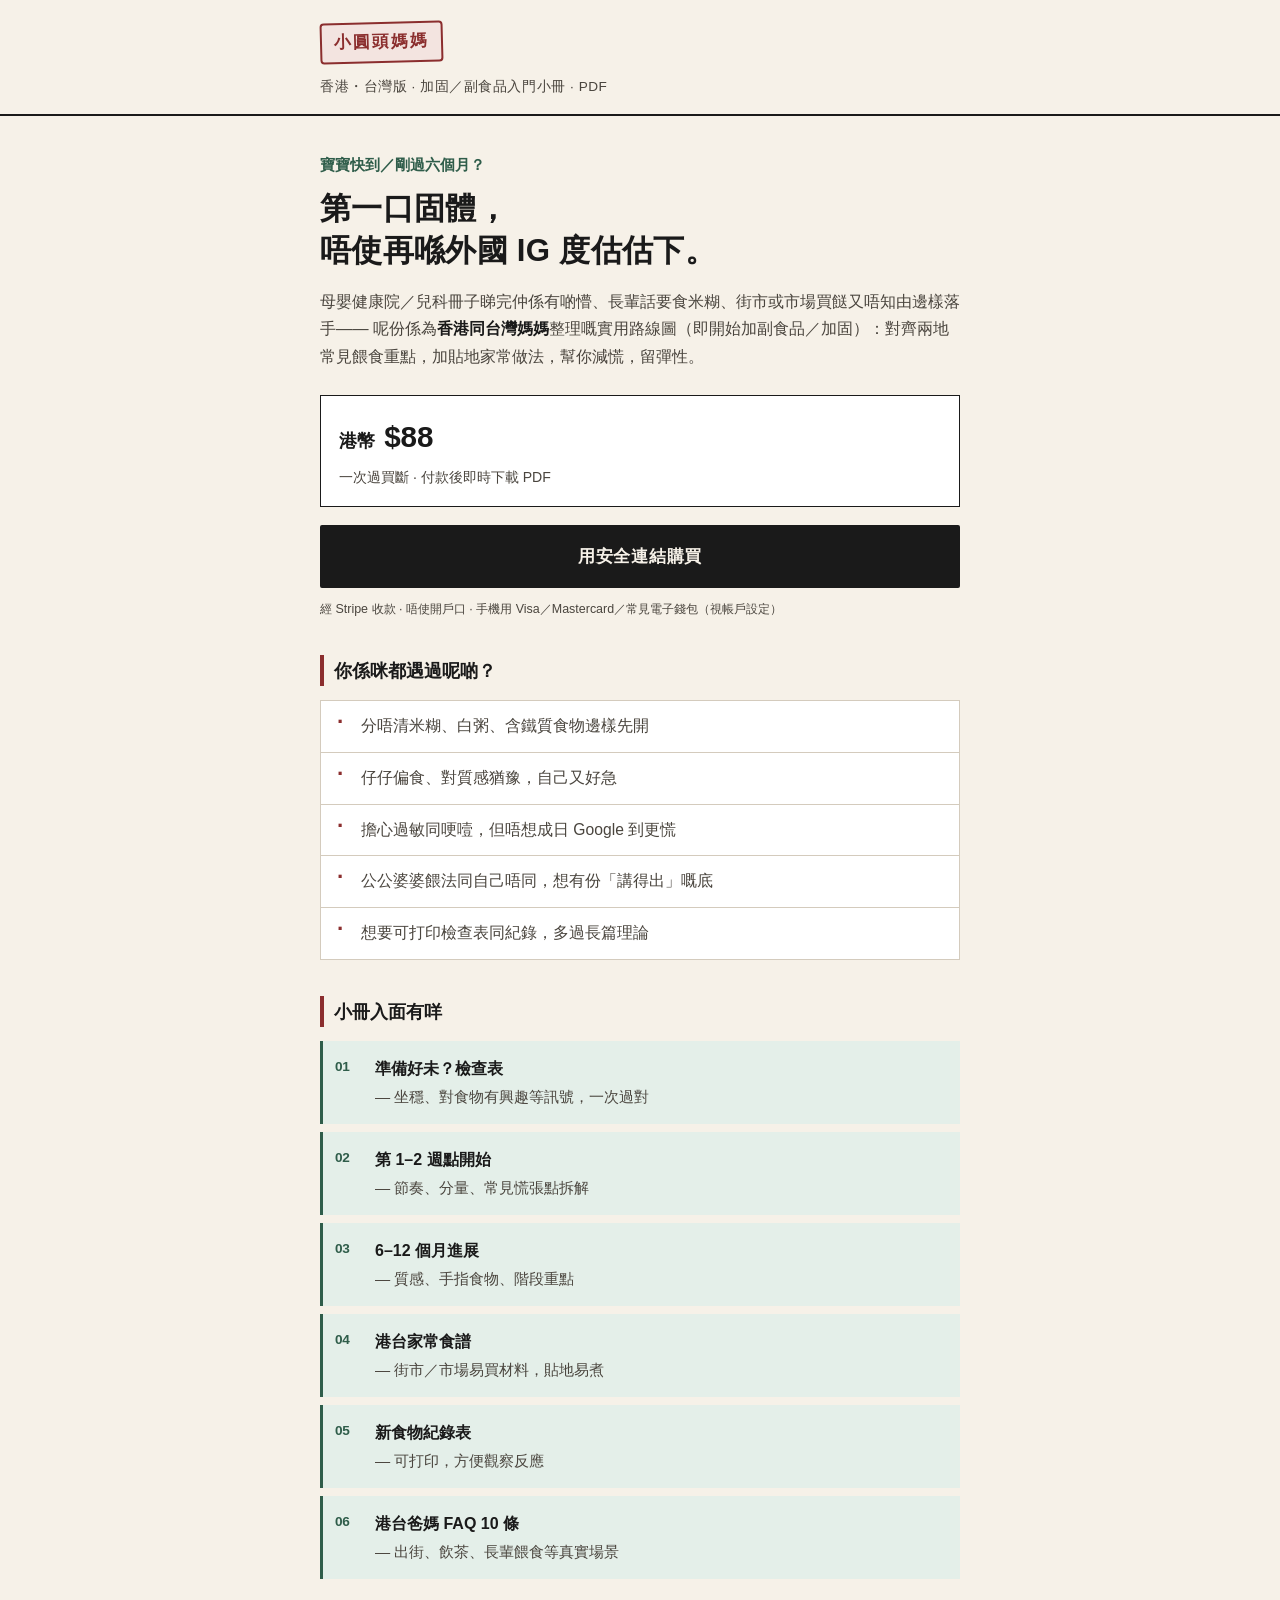
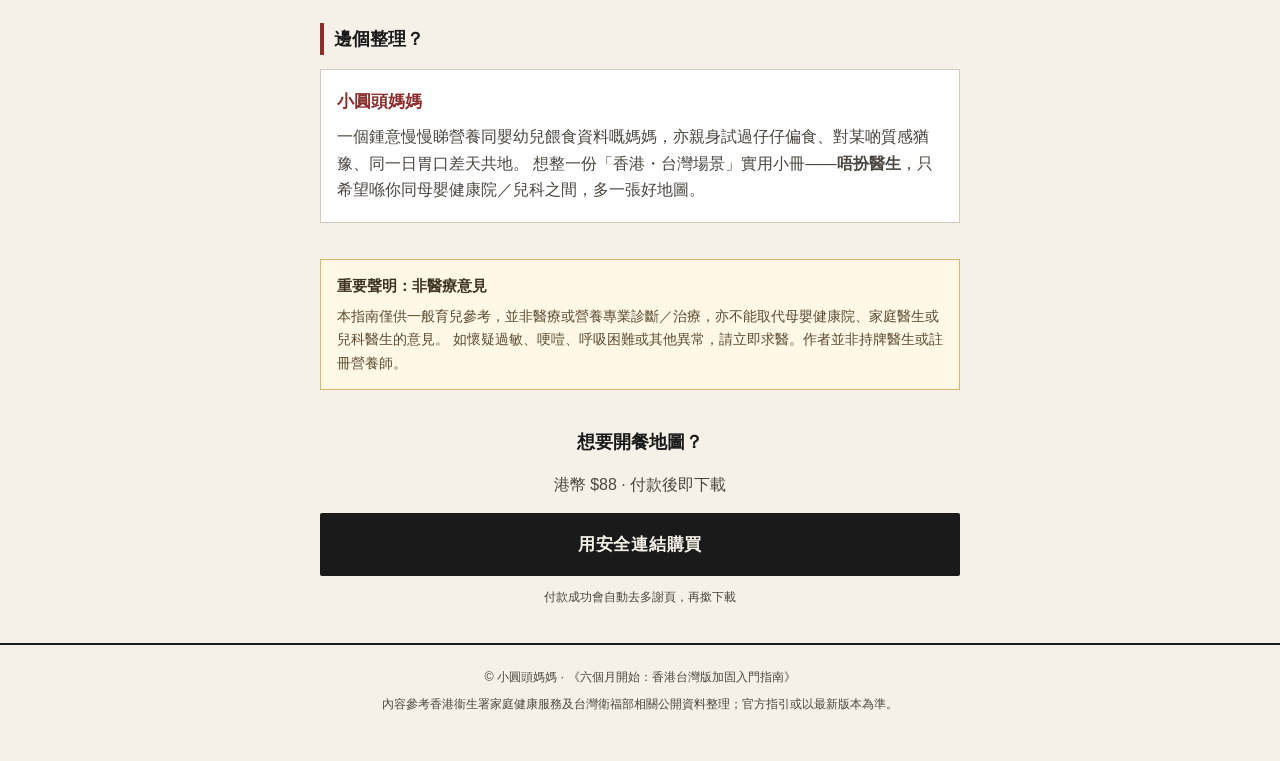
<file: index.html>
<!DOCTYPE html>
<html lang="zh-Hant-HK">
<head>
  <meta charset="UTF-8" />
  <meta name="viewport" content="width=device-width, initial-scale=1" />
  <title>六個月開始・香港台灣版加固入門｜小圓頭媽媽</title>
  <meta name="description" content="給香港同台灣第一胎媽媽嘅 6–12 個月副食品（加固）實用地圖：檢查表、街市／市場易買食譜、新食物紀錄。對齊本地常見餵食重點。非醫療意見。" />
  <link rel="stylesheet" href="styles.css" />
</head>
<body>
  <header class="masthead">
    <div class="wrap">
      <div class="stamp">小圓頭媽媽</div>
      <p class="mast-line">香港・台灣版 · 加固／副食品入門小冊 · PDF</p>
    </div>
  </header>

  <main>
    <section class="lead wrap">
      <p class="kicker">寶寶快到／剛過六個月？</p>
      <h1>第一口固體，<br />唔使再喺外國 IG 度估估下。</h1>
      <p class="lead-body">
        母嬰健康院／兒科冊子睇完仲係有啲懵、長輩話要食米糊、街市或市場買餸又唔知由邊樣落手——
        呢份係為<strong>香港同台灣媽媽</strong>整理嘅實用路線圖（即開始加副食品／加固）：對齊兩地常見餵食重點，加貼地家常做法，幫你減慌，留彈性。
      </p>
      <div class="price-box">
        <div class="price-main">港幣 <em>$88</em></div>
        <div class="price-sub">一次過買斷 · 付款後即時下載 PDF</div>
      </div>
      <!-- 換成你嘅 Stripe Payment Link -->
      <a class="btn" id="buy-btn" href="https://buy.stripe.com/test_3cI4gy46ch1I2t8eXzfYY00">用安全連結購買</a>
      <p class="fine">經 Stripe 收款 · 唔使開戶口 · 手機用 Visa／Mastercard／常見電子錢包（視帳戶設定）</p>
    </section>

    <section class="wrap block">
      <h2>你係咪都遇過呢啲？</h2>
      <ul class="pain">
        <li>分唔清米糊、白粥、含鐵質食物邊樣先開</li>
        <li>仔仔偏食、對質感猶豫，自己又好急</li>
        <li>擔心過敏同哽噎，但唔想成日 Google 到更慌</li>
        <li>公公婆婆餵法同自己唔同，想有份「講得出」嘅底</li>
        <li>想要可打印檢查表同紀錄，多過長篇理論</li>
      </ul>
    </section>

    <section class="wrap block">
      <h2>小冊入面有咩</h2>
      <ol class="toc">
        <li><b>準備好未？檢查表</b> — 坐穩、對食物有興趣等訊號，一次過對</li>
        <li><b>第 1–2 週點開始</b> — 節奏、分量、常見慌張點拆解</li>
        <li><b>6–12 個月進展</b> — 質感、手指食物、階段重點</li>
        <li><b>港台家常食譜</b> — 街市／市場易買材料，貼地易煮</li>
        <li><b>新食物紀錄表</b> — 可打印，方便觀察反應</li>
        <li><b>港台爸媽 FAQ 10 條</b> — 出街、飲茶、長輩餵食等真實場景</li>
      </ol>
    </section>

    <section class="wrap block who">
      <h2>邊個整理？</h2>
      <div class="who-card">
        <p class="who-name">小圓頭媽媽</p>
        <p>
          一個鍾意慢慢睇營養同嬰幼兒餵食資料嘅媽媽，亦親身試過仔仔偏食、對某啲質感猶豫、同一日胃口差天共地。
          想整一份「香港・台灣場景」實用小冊——<strong>唔扮醫生</strong>，只希望喺你同母嬰健康院／兒科之間，多一張好地圖。
        </p>
      </div>
    </section>

    <section class="wrap block">
      <aside class="disclaimer">
        <strong>重要聲明：非醫療意見</strong>
        <p>
          本指南僅供一般育兒參考，並非醫療或營養專業診斷／治療，亦不能取代母嬰健康院、家庭醫生或兒科醫生的意見。
          如懷疑過敏、哽噎、呼吸困難或其他異常，請立即求醫。作者並非持牌醫生或註冊營養師。
        </p>
      </aside>
    </section>

    <section class="wrap block buy-again">
      <h2>想要開餐地圖？</h2>
      <p class="buy-again-price">港幣 $88 · 付款後即下載</p>
      <a class="btn" href="https://buy.stripe.com/test_3cI4gy46ch1I2t8eXzfYY00">用安全連結購買</a>
      <p class="fine">付款成功會自動去多謝頁，再撳下載</p>
    </section>
  </main>

  <footer>
    <div class="wrap">
      <p>© 小圓頭媽媽 · 《六個月開始：香港台灣版加固入門指南》</p>
      <p>內容參考香港衞生署家庭健康服務及台灣衛福部相關公開資料整理；官方指引或以最新版本為準。</p>
    </div>
  </footer>
</body>
</html>
</file>
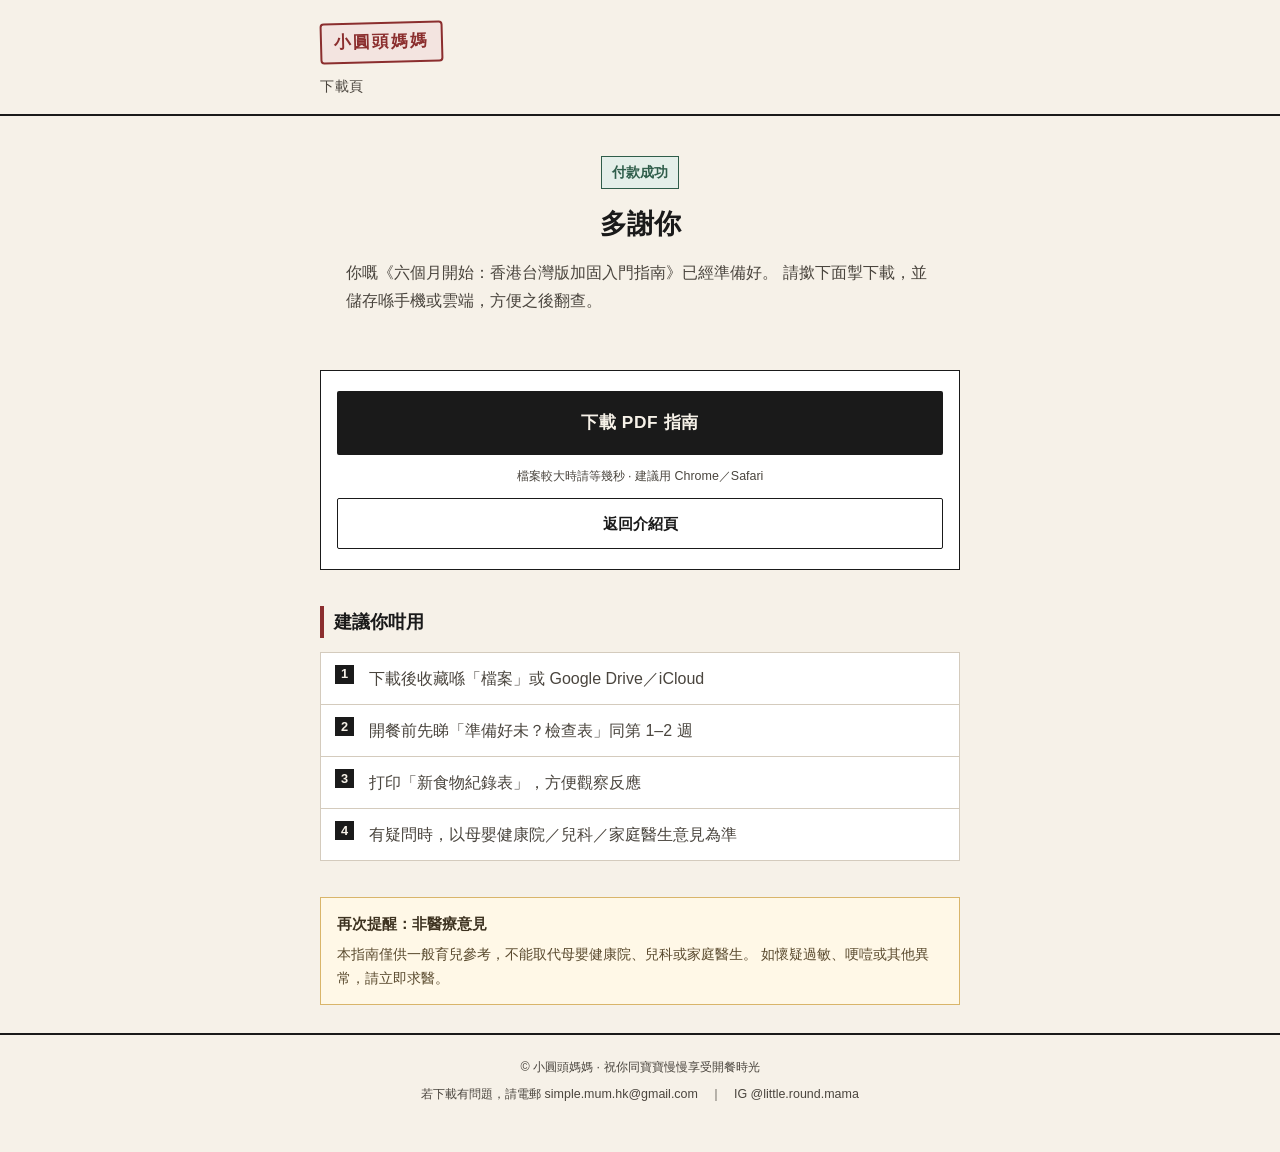
<file: thank-you.html>
<!DOCTYPE html>
<html lang="zh-Hant-HK">
<head>
  <meta charset="UTF-8" />
  <meta name="viewport" content="width=device-width, initial-scale=1" />
  <title>多謝你｜小圓頭媽媽加固指南</title>
  <meta name="robots" content="noindex" />
  <link rel="stylesheet" href="styles.css" />
</head>
<body>
  <header class="masthead">
    <div class="wrap">
      <div class="stamp">小圓頭媽媽</div>
      <p class="mast-line">下載頁</p>
    </div>
  </header>

  <main>
    <section class="thanks wrap">
      <div class="ok-tag">付款成功</div>
      <h1>多謝你</h1>
      <p class="lead-body">
        你嘅《六個月開始：香港台灣版加固入門指南》已經準備好。
        請撳下面掣下載，並儲存喺手機或雲端，方便之後翻查。
      </p>
    </section>

    <section class="wrap block">
      <div class="download-box">
        <a class="btn" href="HK-Starting-Solids-Guide.pdf" download>下載 PDF 指南</a>
        <p class="fine">檔案較大時請等幾秒 · 建議用 Chrome／Safari</p>
        <a class="btn-ghost" href="index.html">返回介紹頁</a>
      </div>
    </section>

    <section class="wrap block">
      <h2>建議你咁用</h2>
      <ol class="steps">
        <li>下載後收藏喺「檔案」或 Google Drive／iCloud</li>
        <li>開餐前先睇「準備好未？檢查表」同第 1–2 週</li>
        <li>打印「新食物紀錄表」，方便觀察反應</li>
        <li>有疑問時，以母嬰健康院／兒科／家庭醫生意見為準</li>
      </ol>
    </section>

    <section class="wrap block">
      <aside class="disclaimer">
        <strong>再次提醒：非醫療意見</strong>
        <p>
          本指南僅供一般育兒參考，不能取代母嬰健康院、兒科或家庭醫生。
          如懷疑過敏、哽噎或其他異常，請立即求醫。
        </p>
      </aside>
    </section>
  </main>

  <footer>
    <div class="wrap">
      <p>© 小圓頭媽媽 · 祝你同寶寶慢慢享受開餐時光</p>
      <p>若下載有問題，請電郵 simple.mum.hk@gmail.com　｜　IG @little.round.mama</p>
    </div>
  </footer>
</body>
</html>
</file>
<file: styles.css>
/* 小圓頭媽媽｜加固指南賣頁 — 港式小店風（唔似英文數碼產品站） */
:root {
  --paper: #f6f1e8;
  --ink: #1a1a1a;
  --ink-soft: #4a453e;
  --line: #d4cbbd;
  --stamp: #8b2e2e;
  --stamp-bg: #f3e4e0;
  --tea: #2f5d4a;
  --tea-soft: #e4efe9;
  --btn: #1a1a1a;
  --btn-text: #f6f1e8;
  --warn: #fff8e7;
  --warn-line: #d9b56a;
  --font: "PingFang HK", "PingFang TC", "Noto Sans TC", "Microsoft JhengHei", sans-serif;
}

* { box-sizing: border-box; }
html { scroll-behavior: smooth; }
body {
  margin: 0;
  font-family: var(--font);
  color: var(--ink);
  background: var(--paper);
  line-height: 1.7;
  -webkit-font-smoothing: antialiased;
}
a { color: var(--stamp); }

.wrap {
  width: min(640px, 90%);
  margin: 0 auto;
}

/* 報紙頭／印章感 masthead */
.masthead {
  padding: 22px 0 16px;
  border-bottom: 2px solid var(--ink);
}
.stamp {
  display: inline-block;
  font-weight: 800;
  font-size: 1.05rem;
  letter-spacing: 0.12em;
  color: var(--stamp);
  border: 2px solid var(--stamp);
  padding: 4px 12px;
  border-radius: 4px;
  transform: rotate(-1.5deg);
  background: var(--stamp-bg);
}
.mast-line {
  margin: 12px 0 0;
  font-size: 0.85rem;
  color: var(--ink-soft);
  letter-spacing: 0.04em;
}

.lead {
  padding: 36px 0 28px;
}
.kicker {
  margin: 0 0 10px;
  font-size: 0.95rem;
  color: var(--tea);
  font-weight: 700;
}
.lead h1 {
  margin: 0 0 16px;
  font-size: clamp(1.45rem, 5.2vw, 1.95rem);
  line-height: 1.35;
  font-weight: 800;
  letter-spacing: 0.01em;
}
.lead-body {
  margin: 0 0 24px;
  color: var(--ink-soft);
  font-size: 1.02rem;
}
.lead-body strong { color: var(--ink); }

.price-box {
  background: #fff;
  border: 1.5px solid var(--ink);
  padding: 16px 18px;
  margin-bottom: 18px;
}
.price-main {
  font-size: 1.15rem;
  font-weight: 700;
}
.price-main em {
  font-style: normal;
  font-size: 1.85rem;
  font-weight: 800;
  margin-left: 4px;
}
.price-sub {
  margin-top: 4px;
  font-size: 0.88rem;
  color: var(--ink-soft);
}

.btn {
  display: block;
  width: 100%;
  text-align: center;
  background: var(--btn);
  color: var(--btn-text) !important;
  text-decoration: none;
  font-weight: 700;
  font-size: 1.08rem;
  padding: 15px 20px;
  border-radius: 2px;
  border: 2px solid var(--ink);
  letter-spacing: 0.04em;
}
.btn:active { opacity: 0.88; }

.fine {
  margin: 12px 0 0;
  font-size: 0.78rem;
  color: var(--ink-soft);
  line-height: 1.5;
}

.block {
  padding: 8px 0 28px;
}
.block h2 {
  margin: 0 0 14px;
  font-size: 1.15rem;
  font-weight: 800;
  border-left: 4px solid var(--stamp);
  padding-left: 10px;
}

.pain {
  list-style: none;
  margin: 0;
  padding: 0;
  background: #fff;
  border: 1px solid var(--line);
}
.pain li {
  padding: 12px 14px 12px 40px;
  position: relative;
  border-bottom: 1px solid var(--line);
  color: var(--ink-soft);
  font-size: 0.98rem;
}
.pain li:last-child { border-bottom: none; }
.pain li::before {
  content: "·";
  position: absolute;
  left: 16px;
  top: 10px;
  font-size: 1.4rem;
  font-weight: 800;
  color: var(--stamp);
  line-height: 1;
}

.toc {
  margin: 0;
  padding: 0;
  list-style: none;
  counter-reset: toc;
}
.toc li {
  counter-increment: toc;
  position: relative;
  padding: 14px 14px 14px 52px;
  margin-bottom: 8px;
  background: var(--tea-soft);
  border-left: 3px solid var(--tea);
  font-size: 0.95rem;
  color: var(--ink-soft);
}
.toc li b {
  display: block;
  color: var(--ink);
  margin-bottom: 2px;
  font-size: 1rem;
}
.toc li::before {
  content: counter(toc, decimal-leading-zero);
  position: absolute;
  left: 12px;
  top: 14px;
  font-weight: 800;
  font-size: 0.85rem;
  color: var(--tea);
  letter-spacing: -0.02em;
}

.who-card {
  background: #fff;
  border: 1px solid var(--line);
  padding: 18px 16px;
}
.who-name {
  margin: 0 0 8px;
  font-weight: 800;
  font-size: 1.05rem;
  color: var(--stamp);
}
.who-card p:last-child {
  margin: 0;
  color: var(--ink-soft);
  font-size: 0.98rem;
}

.disclaimer {
  background: var(--warn);
  border: 1px solid var(--warn-line);
  padding: 14px 16px;
  font-size: 0.86rem;
  color: #5a4a2e;
}
.disclaimer strong {
  display: block;
  margin-bottom: 6px;
  color: #3d3220;
  font-size: 0.92rem;
}
.disclaimer p { margin: 0; }

.buy-again {
  text-align: center;
  padding-bottom: 36px;
}
.buy-again h2 {
  border-left: none;
  padding-left: 0;
  text-align: center;
}
.buy-again-price {
  margin: 0 0 14px;
  color: var(--ink-soft);
}

footer {
  border-top: 2px solid var(--ink);
  padding: 22px 0 40px;
  font-size: 0.78rem;
  color: var(--ink-soft);
  text-align: center;
}
footer p { margin: 0 0 6px; }

/* 多謝頁 */
.thanks {
  padding: 40px 0 24px;
  text-align: center;
}
.thanks .ok-tag {
  display: inline-block;
  background: var(--tea-soft);
  color: var(--tea);
  font-weight: 700;
  font-size: 0.85rem;
  padding: 4px 10px;
  margin-bottom: 12px;
  border: 1px solid var(--tea);
}
.thanks h1 {
  margin: 0 0 12px;
  font-size: 1.7rem;
  font-weight: 800;
}
.thanks .lead-body {
  text-align: left;
  max-width: 36em;
  margin-left: auto;
  margin-right: auto;
}

.steps {
  counter-reset: s;
  list-style: none;
  margin: 0;
  padding: 0;
  background: #fff;
  border: 1px solid var(--line);
}
.steps li {
  counter-increment: s;
  padding: 12px 14px 12px 48px;
  position: relative;
  border-bottom: 1px solid var(--line);
  color: var(--ink-soft);
}
.steps li:last-child { border-bottom: none; }
.steps li::before {
  content: counter(s);
  position: absolute;
  left: 14px;
  top: 12px;
  width: 1.5em;
  height: 1.5em;
  background: var(--ink);
  color: var(--paper);
  font-size: 0.8rem;
  font-weight: 700;
  display: flex;
  align-items: center;
  justify-content: center;
}
.btn-ghost {
  display: block;
  width: 100%;
  text-align: center;
  margin-top: 12px;
  background: transparent;
  color: var(--ink) !important;
  text-decoration: none;
  font-weight: 600;
  font-size: 0.95rem;
  padding: 12px 20px;
  border: 1.5px solid var(--ink);
  border-radius: 2px;
}
.download-box {
  background: #fff;
  border: 1.5px solid var(--ink);
  padding: 20px 16px;
  text-align: center;
}
</file>
